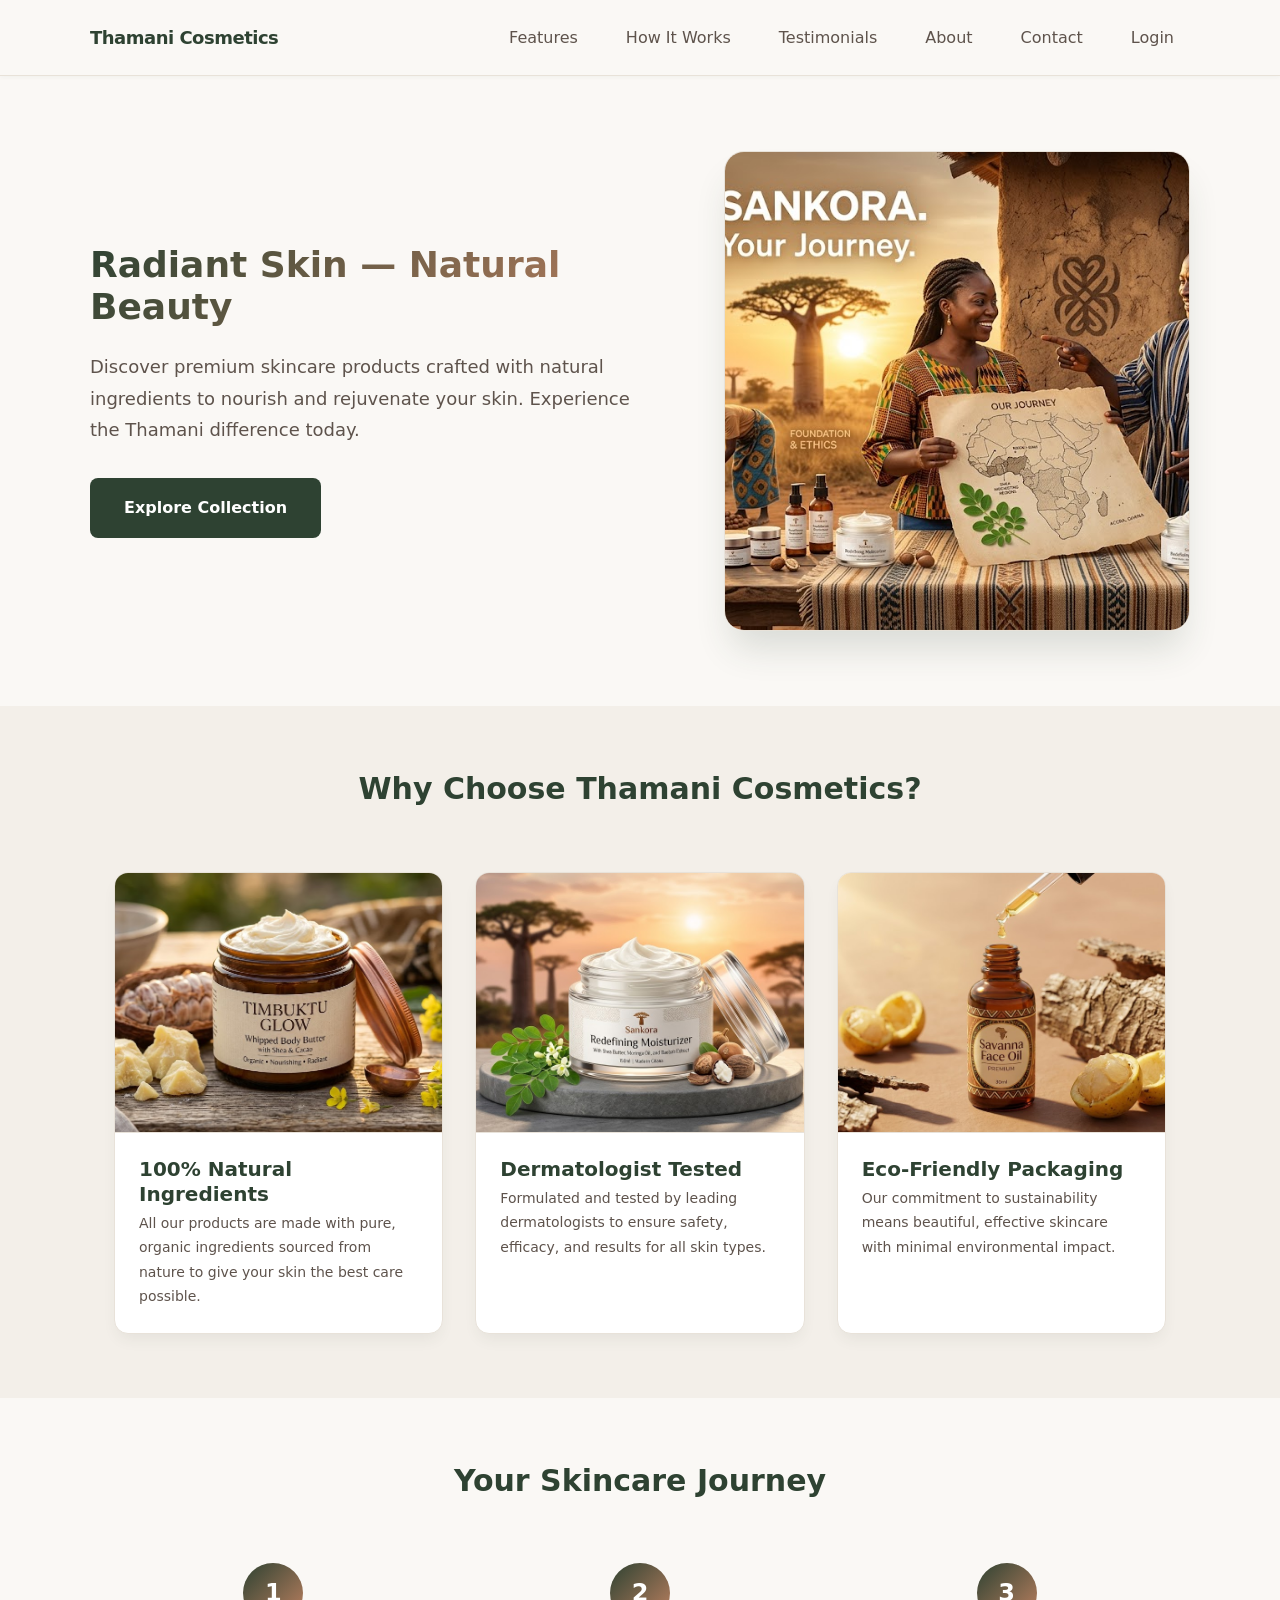
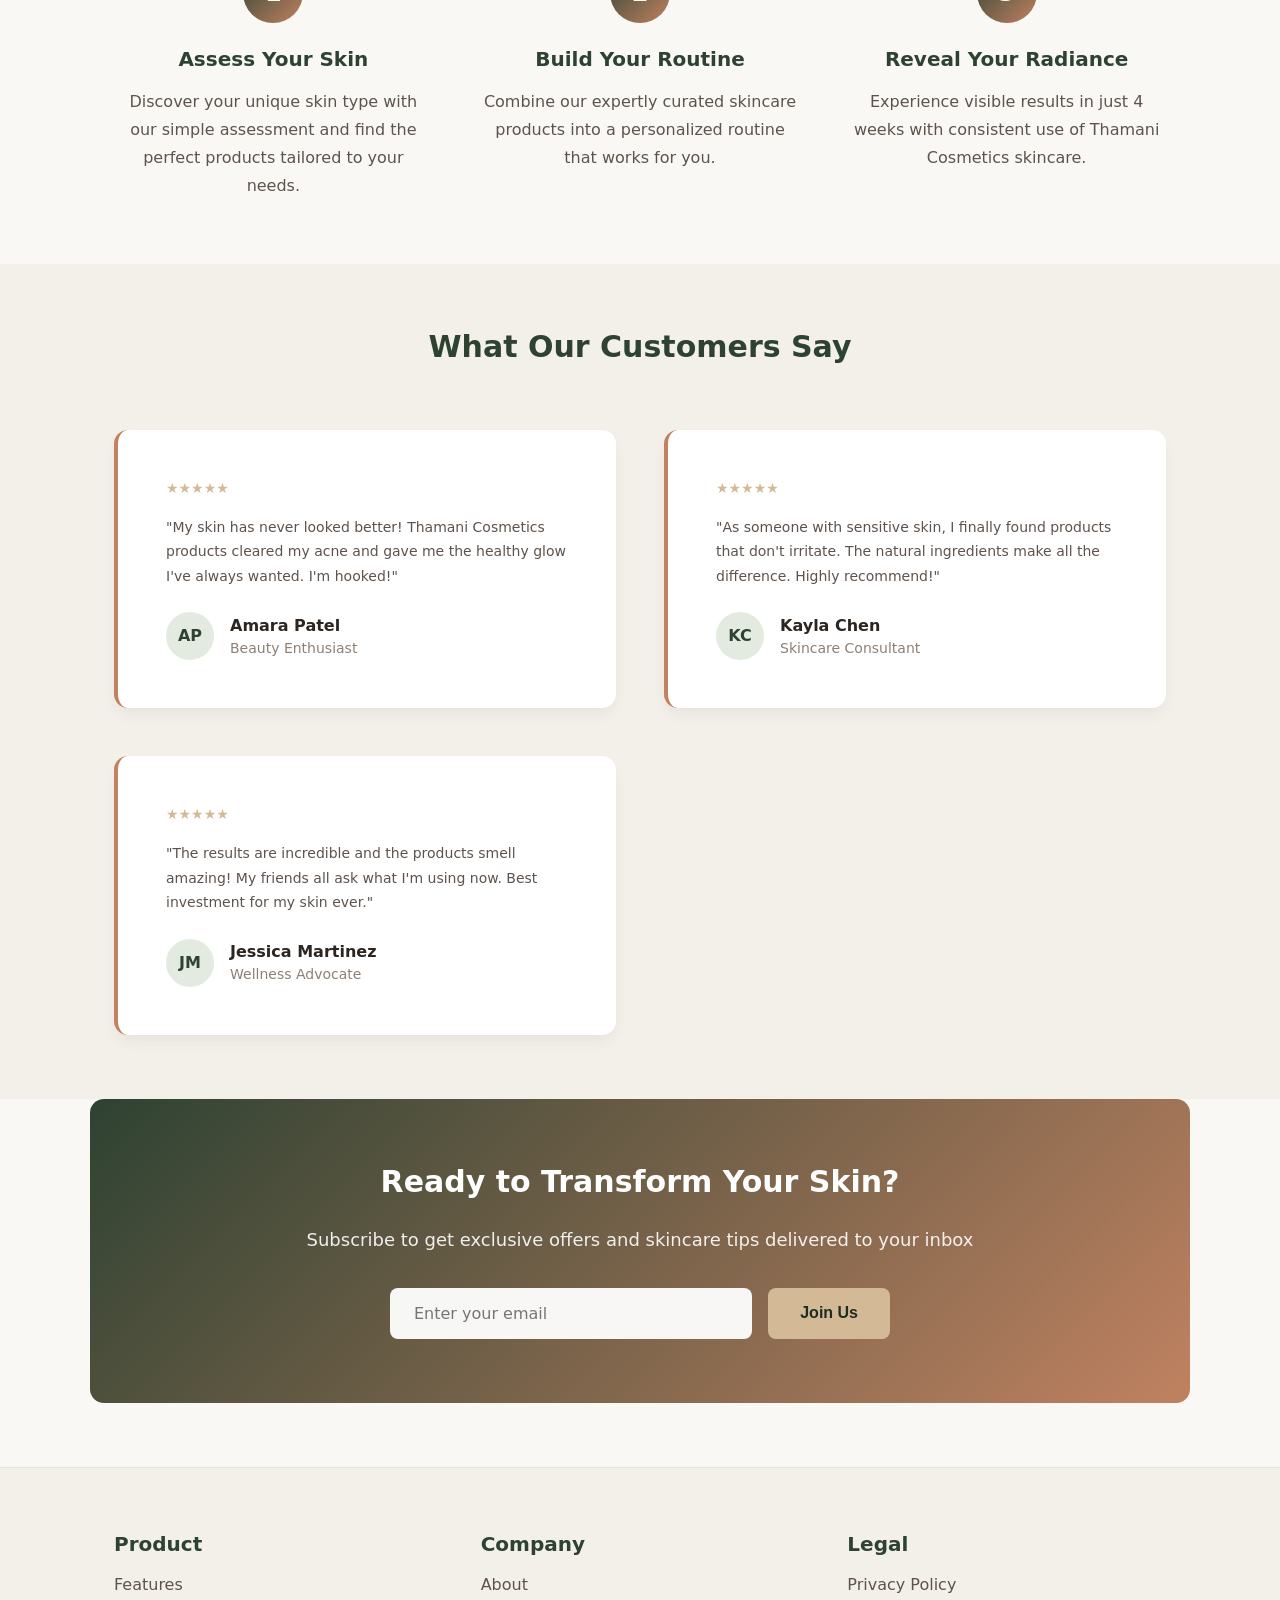
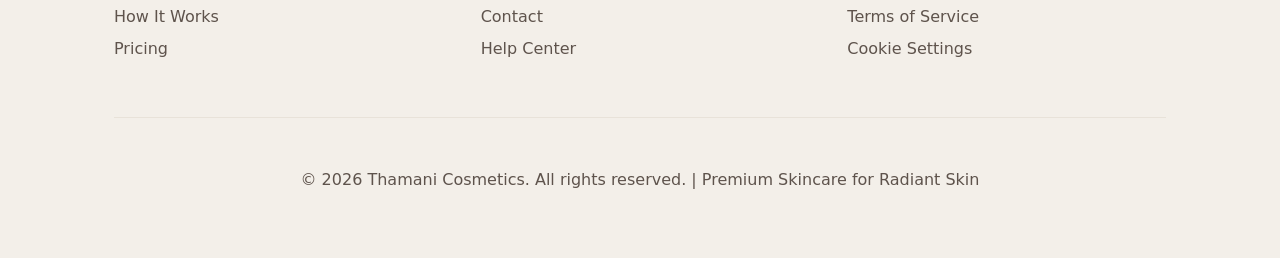
<file: index.html>
<!doctype html>
<html lang="en">
<head>
  <meta charset="utf-8" />
  <meta name="viewport" content="width=device-width,initial-scale=1" /> 
  <meta property="og:type" content="website">
<meta property="og:url" content="https://mubby-k.github.io/T4G_Practise_AgenticAi/">
<meta property="og:title" content="Thamani Cosmetics — Premium Skincare">
<meta property="og:description" content="Premium skincare products for beautiful, healthy skin.">
  <title>Thamani Cosmetics — Premium Skincare</title>
  <link rel="icon" type="image/png" href="data:image/svg+xml,<svg xmlns='http://www.w3.org/2000/svg' viewBox='0 0 100 100'><circle cx='50' cy='50' r='45' fill='%237E3F8F'/><text x='50' y='60' font-size='60' font-weight='bold' text-anchor='middle' fill='%23FFF'>T</text></svg>">
  <link rel="stylesheet" href="src/style.css">
   <meta property="og:image"content="https://mubby-k.github.io/T4G_Practise_AgenticAi/images/thumbnail.png">
  <meta property="og:image:type" content="image/png">
  <meta property="og:image:width" content="1200">
  <meta property="og:image:height" content="600">
</head>
<body>
  <header class="site-header">
    <nav class="nav container">
      <a class="logo" href="index.html">Thamani Cosmetics</a>
      <button class="menu-toggle" aria-label="Toggle menu" aria-expanded="false">
        <span></span>
        <span></span>
        <span></span>
      </button>
      <ul class="nav-links">
        <li><a href="#features">Features</a></li>
        <li><a href="#how-it-works">How It Works</a></li>
        <li><a href="#testimonials">Testimonials</a></li>
        <li><a href="pages/about.html">About</a></li>
        <li><a href="pages/contact.html">Contact</a></li>
        <li><a href="pages/login.html">Login</a></li>
      </ul>
    </nav>
  </header>

  <main>
    <!-- HERO SECTION -->
    <section class="hero container" id="hero">
      <div class="hero-content">
        <h1>Radiant Skin — Natural Beauty</h1>
        <p>Discover premium skincare products crafted with natural ingredients to nourish and rejuvenate your skin. Experience the Thamani difference today.</p>
        <a class="btn primary" href="#cta">Explore Collection</a>
      </div>
      <div class="hero-visual">
        <img src="images/About Banner.jpg" alt="Premium skincare products from Thamani Cosmetics">
      </div>
    </section>

    <!-- FEATURES SECTION -->
    <section id="features" class="features">
      <div class="container">
        <h2>Why Choose Thamani Cosmetics?</h2>
        <div class="cards">
          <article class="card">
            <img src="images/TG.jpg" alt="Natural ingredients in our skincare line">
            <h3>100% Natural Ingredients</h3>
            <p>All our products are made with pure, organic ingredients sourced from nature to give your skin the best care possible.</p>
          </article>
          <article class="card">
            <img src="images/Sankofa.jpg" alt="Dermatologist tested skincare">
            <h3>Dermatologist Tested</h3>
            <p>Formulated and tested by leading dermatologists to ensure safety, efficacy, and results for all skin types.</p>
          </article>
          <article class="card">
            <img src="images/Face Oilll.jpg" alt="Eco-friendly sustainable packaging">
            <h3>Eco-Friendly Packaging</h3>
            <p>Our commitment to sustainability means beautiful, effective skincare with minimal environmental impact.</p>
          </article>
        </div>
      </div>
    </section>

    <!-- HOW IT WORKS SECTION -->
    <section id="how-it-works" class="how-it-works">
      <div class="container">
        <h2>Your Skincare Journey</h2>
        <div class="steps">
          <div class="step">
            <div class="step-number">1</div>
            <h3>Assess Your Skin</h3>
            <p>Discover your unique skin type with our simple assessment and find the perfect products tailored to your needs.</p>
          </div>
          <div class="step">
            <div class="step-number">2</div>
            <h3>Build Your Routine</h3>
            <p>Combine our expertly curated skincare products into a personalized routine that works for you.</p>
          </div>
          <div class="step">
            <div class="step-number">3</div>
            <h3>Reveal Your Radiance</h3>
            <p>Experience visible results in just 4 weeks with consistent use of Thamani Cosmetics skincare.</p>
          </div>
        </div>
      </div>
    </section>

    <!-- TESTIMONIALS SECTION -->
    <section id="testimonials" class="testimonials">
      <div class="container">
        <h2>What Our Customers Say</h2>
        <div class="testimonial-cards">
          <article class="testimonial">
            <div class="testimonial-stars">★★★★★</div>
            <p class="testimonial-text">"My skin has never looked better! Thamani Cosmetics products cleared my acne and gave me the healthy glow I've always wanted. I'm hooked!"</p>
            <div class="testimonial-author">
              <div class="testimonial-avatar">AP</div>
              <div>
                <div class="testimonial-name">Amara Patel</div>
                <div class="testimonial-role">Beauty Enthusiast</div>
              </div>
            </div>
          </article>
          <article class="testimonial">
            <div class="testimonial-stars">★★★★★</div>
            <p class="testimonial-text">"As someone with sensitive skin, I finally found products that don't irritate. The natural ingredients make all the difference. Highly recommend!"</p>
            <div class="testimonial-author">
              <div class="testimonial-avatar">KC</div>
              <div>
                <div class="testimonial-name">Kayla Chen</div>
                <div class="testimonial-role">Skincare Consultant</div>
              </div>
            </div>
          </article>
          <article class="testimonial">
            <div class="testimonial-stars">★★★★★</div>
            <p class="testimonial-text">"The results are incredible and the products smell amazing! My friends all ask what I'm using now. Best investment for my skin ever."</p>
            <div class="testimonial-author">
              <div class="testimonial-avatar">JM</div>
              <div>
                <div class="testimonial-name">Jessica Martinez</div>
                <div class="testimonial-role">Wellness Advocate</div>
              </div>
            </div>
          </article>
        </div>
      </div>
    </section>

    <!-- CTA SECTION -->
    <section id="cta" class="cta-section container">
      <h2>Ready to Transform Your Skin?</h2>
      <p>Subscribe to get exclusive offers and skincare tips delivered to your inbox</p>
      <form class="cta-form" onsubmit="handleNewsletterSubmit(event)">
        <input 
          type="email" 
          placeholder="Enter your email" 
          aria-label="Email address"
          required 
        >
        <button type="submit" class="btn">Join Us</button>
      </form>
    </section>
  </main>

  <footer class="site-footer">
    <div class="container">
      <div class="footer-content">
        <div class="footer-section">
          <h3>Product</h3>
          <a href="#features">Features</a>
          <a href="#how-it-works">How It Works</a>
          <a href="pages/about.html">Pricing</a>
        </div>
        <div class="footer-section">
          <h3>Company</h3>
          <a href="pages/about.html">About</a>
          <a href="pages/contact.html">Contact</a>
          <a href="#help">Help Center</a>
        </div>
        <div class="footer-section">
          <h3>Legal</h3>
          <a href="#privacy">Privacy Policy</a>
          <a href="#terms">Terms of Service</a>
          <a href="#cookies">Cookie Settings</a>
        </div>
      </div>
      <div class="footer-bottom">
        <p>&copy; 2026 Thamani Cosmetics. All rights reserved. | Premium Skincare for Radiant Skin</p>
      </div>
    </div>
  </footer>

  <script src="src/script.js"></script>
</body>
</html>
</file>
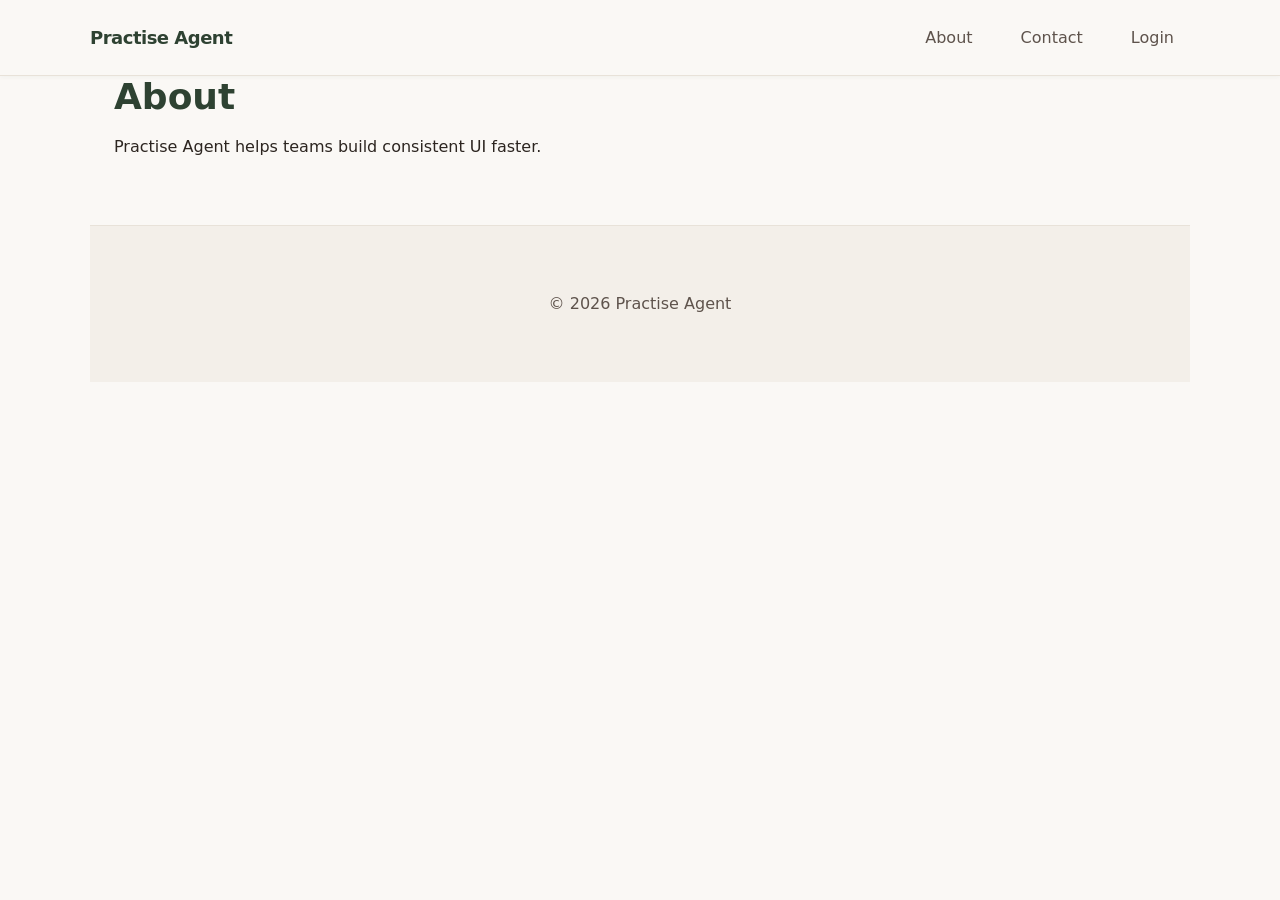
<file: pages/about.html>
<!doctype html>
<html lang="en">
<head>
  <meta charset="utf-8" />
  <meta name="viewport" content="width=device-width,initial-scale=1" />
  <title>About — Practise Agent</title>
  <link rel="stylesheet" href="../src/style.css">
</head>
<body>
  <header class="site-header">
    <nav class="nav container">
      <a class="logo" href="../index.html">Practise Agent</a>
      <ul class="nav-links">
        <li><a href="about.html">About</a></li>
        <li><a href="contact.html">Contact</a></li>
        <li><a href="login.html">Login</a></li>
      </ul>
    </nav>
  </header>
  <main class="container">
    <h1>About</h1>
    <p>Practise Agent helps teams build consistent UI faster.</p>
  </main>
  <footer class="site-footer container">
    <p>&copy; 2026 Practise Agent</p>
  </footer>
</body>
</html>
</file>
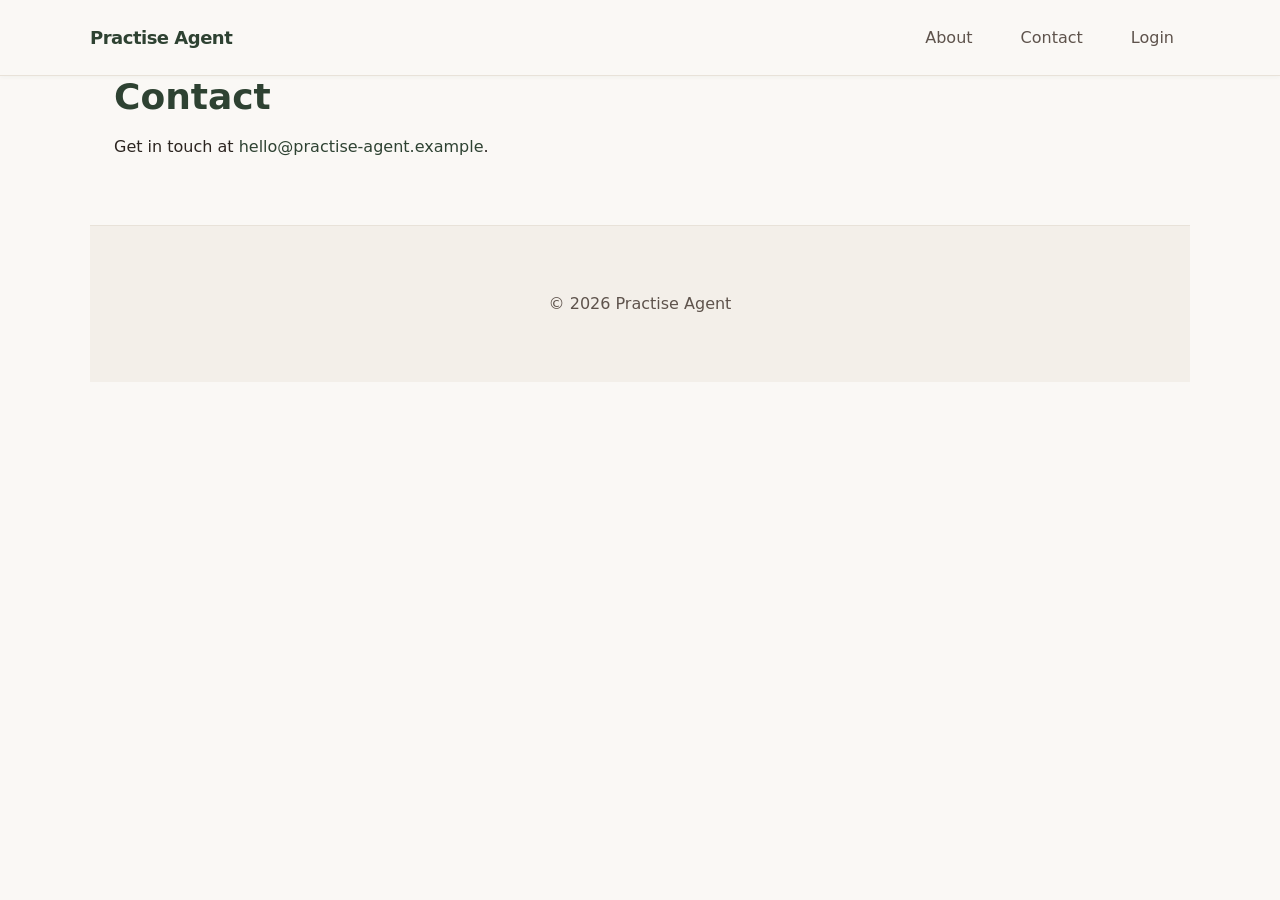
<file: pages/contact.html>
<!doctype html>
<html lang="en">
<head>
  <meta charset="utf-8" />
  <meta name="viewport" content="width=device-width,initial-scale=1" />
  <title>Contact — Practise Agent</title>
  <link rel="stylesheet" href="../src/style.css">
</head>
<body>
  <header class="site-header">
    <nav class="nav container">
      <a class="logo" href="../index.html">Practise Agent</a>
      <ul class="nav-links">
        <li><a href="about.html">About</a></li>
        <li><a href="contact.html">Contact</a></li>
        <li><a href="login.html">Login</a></li>
      </ul>
    </nav>
  </header>
  <main class="container">
    <h1>Contact</h1>
    <p>Get in touch at <a href="mailto:hello@practise-agent.example">hello@practise-agent.example</a>.</p>
  </main>
  <footer class="site-footer container">
    <p>&copy; 2026 Practise Agent</p>
  </footer>
</body>
</html>
</file>
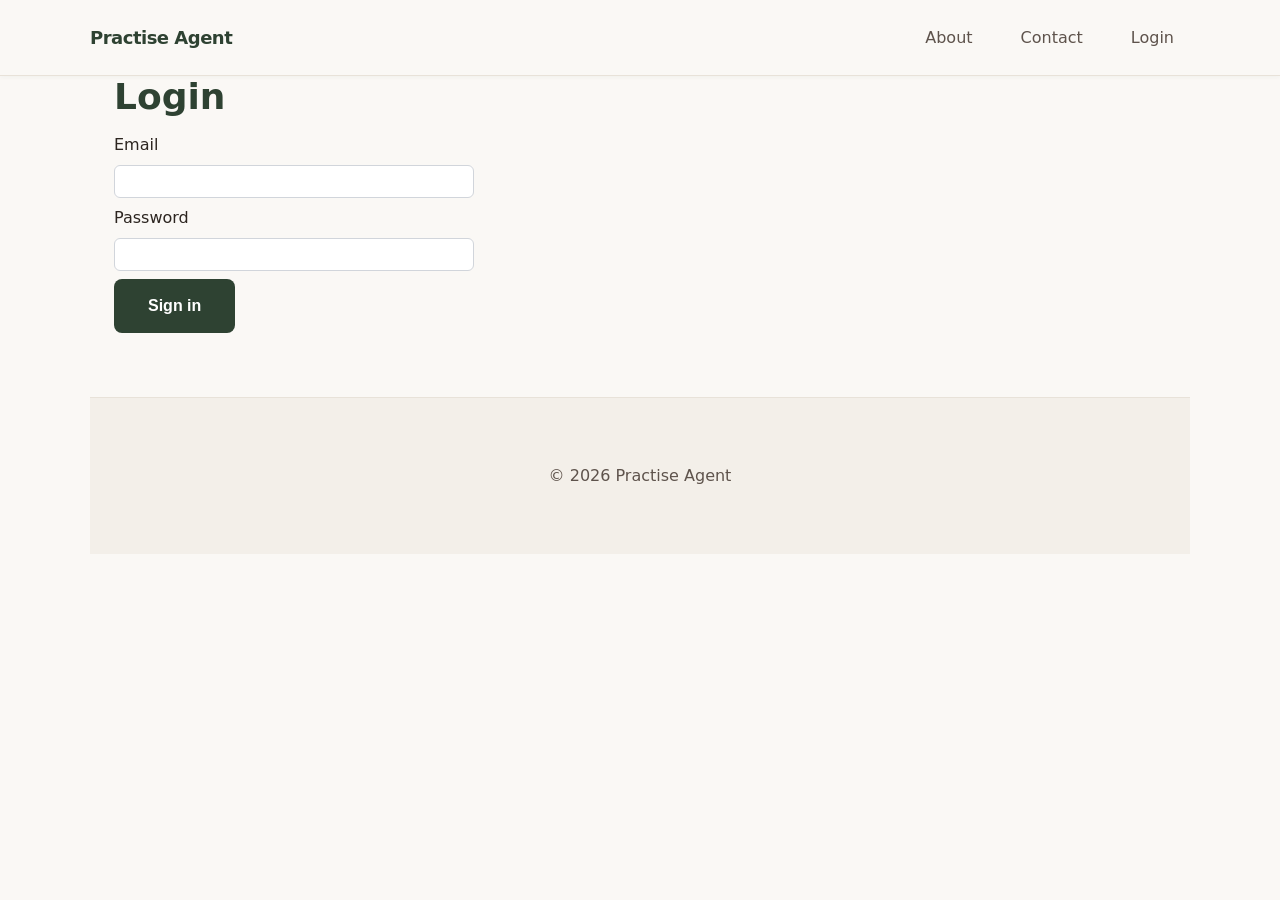
<file: pages/login.html>
<!doctype html>
<html lang="en">
<head>
  <meta charset="utf-8" />
  <meta name="viewport" content="width=device-width,initial-scale=1" />
  <title>Login — Practise Agent</title>
  <link rel="stylesheet" href="../src/style.css">
</head>
<body>
  <header class="site-header">
    <nav class="nav container">
      <a class="logo" href="../index.html">Practise Agent</a>
      <ul class="nav-links">
        <li><a href="about.html">About</a></li>
        <li><a href="contact.html">Contact</a></li>
        <li><a href="login.html">Login</a></li>
      </ul>
    </nav>
  </header>
  <main class="container">
    <h1>Login</h1>
    <form style="max-width:360px">
      <label>Email<br><input type="email" required style="width:100%;padding:.5rem;margin:.5rem 0;border-radius:6px;border:1px solid #d1d5db"></label>
      <label>Password<br><input type="password" required style="width:100%;padding:.5rem;margin:.5rem 0;border-radius:6px;border:1px solid #d1d5db"></label>
      <button class="btn primary" type="submit">Sign in</button>
    </form>
  </main>
  <footer class="site-footer container">
    <p>&copy; 2026 Practise Agent</p>
  </footer>
</body>
</html>
</file>
<file: src/style.css>
/* ============================================
   DESIGN SYSTEM - CSS VARIABLES
   ============================================ */
:root {
  /* COLOR PALETTE - BOTANICAL & EARTHY AESTHETIC */
  --color-green-deep: #2E4232;     /* Rich Forest Green (Primary) */
  --color-green-sage: #8F9E8B;     /* Soft Sage Mist */
  --color-green-light: #E3EADF;    /* Light Moss Tint */
  --color-green-lighter: #F2F5F0;  /* Pale Herb */
  --color-terracotta: #C08261;     /* Warm Clay (Secondary) */
  --color-clay-dark: #6E4A37;      /* Dark Earth */
  --color-gold-soft: #D4B996;      /* Golden Sand (Accent) */
  
  /* PRIMARY & SECONDARY */
  --color-primary: var(--color-green-deep);
  --color-primary-dark: #1E2D21;
  --color-primary-light: var(--color-green-light);
  --color-secondary: var(--color-terracotta);
  --color-accent: var(--color-gold-soft);
  --color-success: #557A46;
  --color-error: #B2533E;
  
  --color-text: #2C2520;           /* Deep Espresso */
  --color-text-secondary: #5E534C; /* Soft Soil Gray */
  --color-text-muted: #8D8075;     /* Warm Linen Shadow */
  
  --color-bg: #FAF8F5;             /* Warm Alabaster White */
  --color-bg-secondary: #F3EFE9;   /* Soft Sand / Cream */
  --color-card: #FFFFFF;
  --color-border: #E8E2D9;         /* Creamy Clay Border */
  
  /* TYPOGRAPHY */
  --font-family: 'Inter', system-ui, 'Segoe UI', Arial, sans-serif;
  --font-size-xs: 0.75rem;
  --font-size-sm: 0.875rem;
  --font-size-base: 1rem;
  --font-size-lg: 1.125rem;
  --font-size-xl: 1.25rem;
  --font-size-2xl: 1.5rem;
  --font-size-3xl: 1.875rem;
  --font-size-4xl: 2.25rem;
  
  --font-weight-regular: 400;
  --font-weight-medium: 500;
  --font-weight-semibold: 600;
  --font-weight-bold: 700;
  
  --line-height-tight: 1.25;
  --line-height-normal: 1.5;
  --line-height-relaxed: 1.75;
  
  /* SPACING */
  --spacing-xs: 0.25rem;
  --spacing-sm: 0.5rem;
  --spacing-md: 1rem;
  --spacing-lg: 1.5rem;
  --spacing-xl: 2rem;
  --spacing-2xl: 3rem;
  --spacing-3xl: 4rem;
  
  /* SHADOWS */
  --shadow-sm: 0 2px 4px 0 rgba(46, 66, 50, 0.03);
  --shadow-md: 0 8px 16px -4px rgba(46, 66, 50, 0.08);
  --shadow-lg: 0 16px 24px -6px rgba(46, 66, 50, 0.12);
  --shadow-xl: 0 24px 36px -8px rgba(46, 66, 50, 0.16);
  
  /* BORDERS & RADIUS */
  --radius-sm: 4px;
  --radius-md: 8px;
  --radius-lg: 14px;
  --radius-xl: 20px;
  
  /* TRANSITIONS */
  --transition-fast: 150ms ease-in-out;
  --transition-base: 300ms cubic-bezier(0.4, 0, 0.2, 1);
  --transition-slow: 500ms ease-in-out;
  
  /* CONTAINER */
  --container-width: 1100px;
  --container-padding: 1.5rem;
}

/* ============================================
   RESET & BASE STYLES
   ============================================ */
* {
  box-sizing: border-box;
  margin: 0;
  padding: 0;
}

html {
  scroll-behavior: smooth;
}

body {
  font-family: var(--font-family);
  background-color: var(--color-bg);
  color: var(--color-text);
  line-height: var(--line-height-normal);
  font-size: var(--font-size-base);
}

/* ============================================
   TYPOGRAPHY
   ============================================ */
h1 {
  font-size: var(--font-size-4xl);
  font-weight: var(--font-weight-bold);
  line-height: 1.15;
  margin-bottom: var(--spacing-md);
  color: var(--color-primary);
}

h2 {
  font-size: var(--font-size-3xl);
  font-weight: var(--font-weight-bold);
  line-height: var(--line-height-tight);
  margin-bottom: var(--spacing-xl);
  color: var(--color-primary);
}

h3 {
  font-size: var(--font-size-xl);
  font-weight: var(--font-weight-semibold);
  line-height: var(--line-height-tight);
  margin-bottom: var(--spacing-md);
  color: var(--color-secondary);
}

p {
  line-height: var(--line-height-relaxed);
}

a {
  color: var(--color-primary);
  text-decoration: none;
  transition: color var(--transition-base);
}

a:hover {
  color: var(--color-secondary);
}

/* ============================================
   LAYOUT & CONTAINERS
   ============================================ */
.container {
  max-width: var(--container-width);
  margin: 0 auto;
  padding: 0 var(--container-padding);
}

main {
  flex: 1;
}

/* ============================================
   NAVIGATION & HEADER
   ============================================ */
.site-header {
  position: sticky;
  top: 0;
  z-index: 40;
  background: rgba(250, 248, 245, 0.95);
  backdrop-filter: blur(12px);
  border-bottom: 1px solid var(--color-border);
  box-shadow: var(--shadow-sm);
}

.nav {
  display: flex;
  align-items: center;
  justify-content: space-between;
  padding: var(--spacing-lg) 0;
}

.logo {
  font-weight: var(--font-weight-bold);
  font-size: var(--font-size-lg);
  color: var(--color-primary);
  letter-spacing: -0.5px;
  transition: opacity var(--transition-base);
}

.logo:hover {
  opacity: 0.85;
}

.nav-links {
  list-style: none;
  display: flex;
  gap: var(--spacing-md);
}

.nav-links a {
  color: var(--color-text-secondary);
  padding: var(--spacing-sm) var(--spacing-md);
  border-radius: var(--radius-md);
  font-weight: var(--font-weight-medium);
  transition: all var(--transition-base);
}

.nav-links a:hover {
  color: var(--color-primary);
  background-color: var(--color-primary-light);
}

.nav-links a:focus {
  outline: 2px solid var(--color-primary);
  outline-offset: 2px;
}

.menu-toggle {
  display: none;
  flex-direction: column;
  background: none;
  border: none;
  cursor: pointer;
  gap: 6px;
  padding: var(--spacing-sm);
}

.menu-toggle span {
  display: block;
  width: 24px;
  height: 2px;
  background-color: var(--color-primary);
  border-radius: 2px;
  transition: all var(--transition-base);
}

/* ============================================
   HERO SECTION
   ============================================ */
.hero {
  display: flex;
  gap: var(--spacing-3xl);
  align-items: center;
  padding: var(--spacing-3xl) 0;
  min-height: 70vh;
}

.hero-content {
  flex: 1.1;
}

.hero h1 {
  background: linear-gradient(135deg, var(--color-primary), var(--color-secondary));
  -webkit-background-clip: text;
  -webkit-text-fill-color: transparent;
  background-clip: text;
  margin-bottom: var(--spacing-lg);
}

.hero p {
  color: var(--color-text-secondary);
  font-size: var(--font-size-lg);
  margin-bottom: var(--spacing-xl);
}

.hero-visual {
  flex: 0.9;
  display: flex;
  justify-content: center;
}

.hero-visual img {
  max-width: 100%;
  width: 100%;
  height: 480px;
  object-fit: cover;
  border-radius: var(--radius-xl);
  box-shadow: var(--shadow-xl);
  border: 1px solid var(--color-border);
}

/* ============================================
   BUTTONS & LINKS
   ============================================ */
.btn {
  display: inline-block;
  padding: var(--spacing-md) var(--spacing-xl);
  border: 2px solid transparent;
  border-radius: var(--radius-md);
  text-decoration: none;
  font-weight: var(--font-weight-semibold);
  font-size: var(--font-size-base);
  cursor: pointer;
  transition: all var(--transition-base);
  text-align: center;
  vertical-align: middle;
}

.btn:focus {
  outline: 2px solid var(--color-primary);
  outline-offset: 2px;
}

.btn.primary {
  background-color: var(--color-primary);
  color: white;
}

.btn.primary:hover {
  background-color: var(--color-primary-dark);
  transform: translateY(-2px);
  box-shadow: var(--shadow-lg);
}

.btn.primary:active {
  transform: translateY(0);
}

.btn.secondary {
  background-color: var(--color-bg-secondary);
  color: var(--color-text);
  border-color: var(--color-border);
}

.btn.secondary:hover {
  background-color: var(--color-border);
  transform: translateY(-2px);
}

.btn.outline {
  border-color: var(--color-primary);
  color: var(--color-primary);
  background-color: transparent;
}

.btn.outline:hover {
  background-color: var(--color-primary-light);
}

/* ============================================
   FEATURES & CARDS (Updated for Professional Look)
   ============================================ */
.features {
  padding: var(--spacing-3xl) 0;
  background-color: var(--color-bg-secondary);
}

.features h2 {
  text-align: center;
  margin-bottom: var(--spacing-3xl);
}

.cards {
  display: grid;
  grid-template-columns: repeat(3, 1fr);
  gap: var(--spacing-xl);
}

.card {
  background-color: var(--color-card);
  border-radius: var(--radius-lg);
  box-shadow: var(--shadow-md);
  transition: all var(--transition-base);
  border: 1px solid var(--color-border);
  overflow: hidden;
  display: flex;
  flex-direction: column;
}

.card:hover {
  transform: translateY(-6px);
  box-shadow: var(--shadow-xl);
  border-color: var(--color-secondary);
}

/* Full-bleed high-end imagery */
.card img {
  width: 100%;
  height: 260px;
  object-fit: cover;
  margin: 0;
  border-bottom: 1px solid var(--color-border);
}

.card h3 {
  padding: var(--spacing-lg) var(--spacing-lg) var(--spacing-xs);
  color: var(--color-primary);
  margin-bottom: 0;
}

.card p {
  padding: 0 var(--spacing-lg) var(--spacing-lg);
  color: var(--color-text-secondary);
  font-size: var(--font-size-sm);
  flex-grow: 1;
}

/* ============================================
   HOW IT WORKS SECTION
   ============================================ */
.how-it-works {
  padding: var(--spacing-3xl) 0;
}

.how-it-works h2 {
  text-align: center;
  margin-bottom: var(--spacing-3xl);
}

.steps {
  display: grid;
  grid-template-columns: repeat(auto-fit, minmax(280px, 1fr));
  gap: var(--spacing-2xl);
}

.step {
  text-align: center;
}

.step-number {
  display: flex;
  align-items: center;
  justify-content: center;
  width: 60px;
  height: 60px;
  margin: 0 auto var(--spacing-lg);
  background: linear-gradient(135deg, var(--color-primary), var(--color-secondary));
  color: white;
  border-radius: 50%;
  font-size: var(--font-size-2xl);
  font-weight: var(--font-weight-bold);
}

.step h3 {
  color: var(--color-primary);
}

.step p {
  color: var(--color-text-secondary);
}

/* ============================================
   TESTIMONIALS SECTION
   ============================================ */
.testimonials {
  padding: var(--spacing-3xl) 0;
  background-color: var(--color-bg-secondary);
}

.testimonials h2 {
  text-align: center;
  margin-bottom: var(--spacing-3xl);
}

.testimonial-cards {
  display: grid;
  grid-template-columns: repeat(auto-fit, minmax(320px, 1fr));
  gap: var(--spacing-2xl);
}

.testimonial {
  background-color: var(--color-card);
  padding: var(--spacing-2xl);
  border-radius: var(--radius-lg);
  box-shadow: var(--shadow-md);
  border-left: 4px solid var(--color-secondary);
  transition: all var(--transition-base);
}

.testimonial:hover {
  box-shadow: var(--shadow-lg);
}

.testimonial-stars {
  color: var(--color-accent);
  font-size: var(--font-size-sm);
  margin-bottom: var(--spacing-md);
}

.testimonial-text {
  color: var(--color-text-secondary);
  font-size: var(--font-size-sm);
  margin-bottom: var(--spacing-lg);
  line-height: var(--line-height-relaxed);
}

.testimonial-author {
  display: flex;
  align-items: center;
  gap: var(--spacing-md);
}

.testimonial-avatar {
  width: 48px;
  height: 48px;
  border-radius: 50%;
  background-color: var(--color-primary-light);
  color: var(--color-primary);
  display: flex;
  align-items: center;
  justify-content: center;
  font-weight: var(--font-weight-bold);
  flex-shrink: 0;
}

.testimonial-name {
  font-weight: var(--font-weight-semibold);
  color: var(--color-text);
}

.testimonial-role {
  font-size: var(--font-size-sm);
  color: var(--color-text-muted);
}

/* ============================================
   CTA SECTION
   ============================================ */
.cta-section {
  padding: var(--spacing-3xl) 0;
  background: linear-gradient(135deg, var(--color-primary), var(--color-secondary));
  color: white;
  border-radius: var(--radius-lg);
  text-align: center;
}

.cta-section h2 {
  color: white;
  margin-bottom: var(--spacing-lg);
}

.cta-section p {
  color: rgba(255, 255, 255, 0.9);
  font-size: var(--font-size-lg);
  margin-bottom: var(--spacing-xl);
}

.cta-form {
  display: flex;
  gap: var(--spacing-md);
  max-width: 500px;
  margin: 0 auto;
  flex-wrap: wrap;
  justify-content: center;
}

.cta-form input {
  flex: 1;
  min-width: 200px;
  padding: var(--spacing-md) var(--spacing-lg);
  border: none;
  border-radius: var(--radius-md);
  font-size: var(--font-size-base);
  font-family: var(--font-family);
  background-color: rgba(255, 255, 255, 0.95);
  color: var(--color-text);
}

.cta-form input:focus {
  outline: 2px solid rgba(255, 255, 255, 0.5);
  outline-offset: 2px;
}

.cta-form .btn {
  background-color: var(--color-accent);
  color: var(--color-primary-dark);
  border: none;
  font-weight: var(--font-weight-bold);
}

.cta-form .btn:hover {
  background-color: #f7e6cf;
  transform: translateY(-2px);
}

/* ============================================
   FOOTER
   ============================================ */
.site-footer {
  padding: var(--spacing-3xl) 0;
  text-align: center;
  color: var(--color-text-secondary);
  border-top: 1px solid var(--color-border);
  margin-top: var(--spacing-3xl);
  background-color: var(--color-bg-secondary);
}

.footer-content {
  display: grid;
  grid-template-columns: repeat(auto-fit, minmax(250px, 1fr));
  gap: var(--spacing-2xl);
  margin-bottom: var(--spacing-2xl);
  text-align: left;
}

.footer-section h3 {
  color: var(--color-primary);
  margin-bottom: var(--spacing-md);
}

.footer-section a {
  display: block;
  margin-bottom: var(--spacing-sm);
  color: var(--color-text-secondary);
}

.footer-section a:hover {
  color: var(--color-secondary);
}

.footer-bottom {
  padding-top: var(--spacing-2xl);
  border-top: 1px solid var(--color-border);
  text-align: center;
}

/* ============================================
   RESPONSIVE DESIGN
   ============================================ */
@media (max-width: 1024px) {
  :root {
    --container-padding: 1.5rem;
  }

  .hero {
    gap: var(--spacing-2xl);
    padding: var(--spacing-2xl) 0;
  }

  .hero-visual img {
    height: 380px;
  }

  .cards {
    grid-template-columns: repeat(2, 1fr);
  }

  .cta-form {
    flex-direction: column;
  }

  .cta-form input,
  .cta-form .btn {
    min-width: 100%;
  }
}

@media (max-width: 768px) {
  :root {
    --font-size-4xl: 1.875rem;
    --font-size-3xl: 1.5rem;
    --font-size-2xl: 1.25rem;
    --spacing-2xl: 2rem;
    --spacing-3xl: 2.5rem;
  }

  .menu-toggle {
    display: flex;
  }

  .nav-links {
    position: absolute;
    top: 60px;
    left: 0;
    right: 0;
    flex-direction: column;
    background-color: var(--color-card);
    border-bottom: 1px solid var(--color-border);
    gap: 0;
    max-height: 0;
    overflow: hidden;
    transition: max-height var(--transition-base);
  }

  .nav-links.active {
    max-height: 300px;
  }

  .nav-links a {
    display: block;
    padding: var(--spacing-md) var(--spacing-lg);
    border-radius: 0;
  }

  .hero {
    flex-direction: column-reverse;
    text-align: center;
  }

  .hero h1 {
    font-size: var(--font-size-3xl);
  }

  .hero-visual img {
    height: 320px;
  }

  .cards {
    grid-template-columns: 1fr;
  }

  .steps {
    grid-template-columns: 1fr;
  }

  .testimonial-cards {
    grid-template-columns: 1fr;
  }

  .footer-content {
    grid-template-columns: 1fr;
  }

  .features {
    padding: var(--spacing-2xl) 0;
  }

  .testimonials {
    padding: var(--spacing-2xl) 0;
  }

  .how-it-works {
    padding: var(--spacing-2xl) 0;
  }

  .cta-section {
    padding: var(--spacing-2xl);
  }
}

@media (max-width: 480px) {
  :root {
    --font-size-4xl: 1.5rem;
    --font-size-3xl: 1.25rem;
    --spacing-xl: 1.25rem;
    --spacing-2xl: 1.5rem;
    --spacing-3xl: 2rem;
  }

  .container {
    padding: var(--spacing-md);
  }

  .nav {
    padding: var(--spacing-md) 0;
  }

  .logo {
    font-size: var(--font-size-base);
  }

  .hero {
    padding: var(--spacing-2xl) 0;
  }

  .hero p {
    font-size: var(--font-size-base);
  }

  .hero-visual img {
    height: 240px;
  }

  .btn {
    padding: var(--spacing-md) var(--spacing-lg);
    width: 100%;
  }

  .card {
    padding: 0;
  }

  .card img {
    height: 200px;
  }

  .step-number {
    width: 48px;
    height: 48px;
    font-size: var(--font-size-lg);
  }

  .testimonial {
    padding: var(--spacing-lg);
  }
}
</file>
